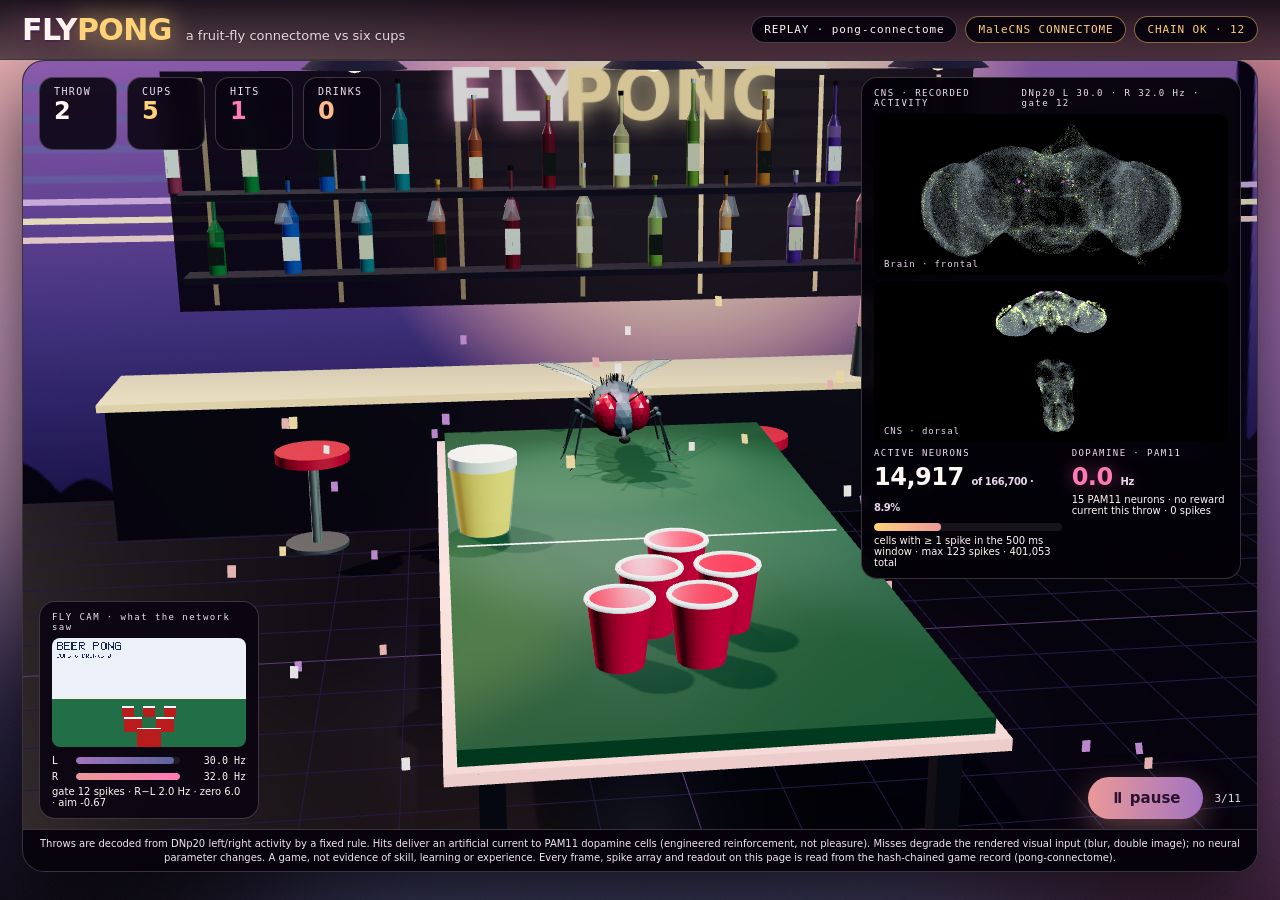
<file: site/index.html>
<!doctype html>
<html lang="en">
<head>
<meta charset="utf-8">
<meta name="viewport" content="width=device-width, initial-scale=1">
<meta name="description" content="A fruit-fly connectome plays beer pong. 166,700 neurons, six cups, one ball. Every throw is decoded from recorded neural activity.">
<meta property="og:title" content="FLYPONG">
<meta property="og:description" content="A fruit-fly connectome plays beer pong. 166,700 neurons, six cups, one ball.">
<meta property="og:url" content="https://flypong.xyz/">
<meta property="og:type" content="website">
<meta property="og:image" content="https://flypong.xyz/og.png">
<meta property="og:image:width" content="1200">
<meta property="og:image:height" content="630">
<meta name="twitter:card" content="summary_large_image">
<meta name="twitter:title" content="FLYPONG">
<meta name="twitter:description" content="A fruit-fly connectome plays beer pong. 166,700 neurons, six cups, one ball.">
<meta name="twitter:image" content="https://flypong.xyz/og.png">
<title>FLYPONG</title>
<link rel="stylesheet" href="static/party/party.css">
</head>
<body>
<div class="bg"><div class="blob b1"></div><div class="blob b2"></div><div class="blob b3"></div><div class="noise"></div></div>
<header class="top compact">
  <div class="brand"><span class="logo">FLY<b>PONG</b></span><span class="sub">a fruit-fly connectome vs six cups</span></div>
  <div class="chips">
    <span class="chip" id="chip-mode">REPLAY</span>
    <span class="chip" id="chip-backend">…</span>
    <span class="chip ok" id="chip-chain">chain …</span>
  </div>
</header>
<main class="party one">
  <div class="stage-card">
    <div id="stage3d">
      <div class="score">
        <div class="stat"><span class="k">THROW</span><span class="v" id="s-throw">—</span></div>
        <div class="stat"><span class="k">CUPS</span><span class="v lime" id="s-cups">6</span></div>
        <div class="stat"><span class="k">HITS</span><span class="v pink" id="s-hits">0</span></div>
        <div class="stat"><span class="k">DRINKS</span><span class="v amber" id="s-drinks">0</span><span class="beers" id="s-beers"></span></div>
      </div>
      <div class="ov brainbox">
        <div class="cns-head"><span class="k">CNS · RECORDED ACTIVITY</span><span class="k" id="cns-rates">L — · R — · gate —</span></div>
        <div class="cns-view"><canvas id="cns-dorsal"></canvas><div class="cap">Brain · frontal</div></div>
        <div class="cns-view"><canvas id="cns-frontal"></canvas><div class="cap">CNS · dorsal</div></div>
        <div class="meterrow">
          <div><div class="k">ACTIVE NEURONS</div><div class="big small" id="m-firing">— <small id="m-pct"></small></div><div class="track"><div class="fill lime" id="m-bar"></div></div><div class="meta" id="m-note"></div></div>
          <div class="dopa"><div class="k">DOPAMINE · PAM11</div><div class="big small pink" id="dopa-hz">— <small>Hz</small></div><div class="meta" id="dopa-note">reward current after a hit</div></div>
        </div>
        <div class="meta" id="brain-title" hidden></div><div class="meta" id="brain-note" hidden></div><div class="meta" id="brain-stats" hidden></div>
      </div>
      <div class="ov cambox">
        <div class="k">FLY CAM · what the network saw</div>
        <canvas id="flycam" width="320" height="180"></canvas>
        <div class="bars mini">
          <div class="bar"><span>L</span><div class="track"><div class="fill l" id="bar-l"></div></div><em id="hz-l">—</em></div>
          <div class="bar"><span>R</span><div class="track"><div class="fill r" id="bar-r"></div></div><em id="hz-r">—</em></div>
        </div>
        <div class="meta" id="readout-note">gate — · aim —</div>
      </div>
      <div class="ov onebtn"><button class="pill primary" id="play">▶ play</button><span class="progress" id="progress"></span></div>
      <div class="state" id="state" hidden></div>
      <div class="bubble" id="bubble"></div>
      <div class="flash" id="flash"></div>
      <div class="banner" id="banner"></div>
      <div class="ov foot" id="disclosure">…</div>
    </div>
  </div>
  <ul id="feed" hidden></ul><button id="step" hidden></button><button id="end" hidden></button>
</main>
<script src="static/vendor/three.min.js"></script>
<script src="static/flylib.js"></script>
<script src="static/party/party.js"></script>
</body>
</html>
</file>
<file: site/static/party/party.css>
:root {
  /* Vice-city sunset palette: #EB9998 #5D649C #6F70A2 #7E3A63 #A373C0 */
  --coral: #eb9998; --indigo: #5d649c; --slate: #6f70a2; --plum: #7e3a63; --lav: #a373c0;
  --ink: #fff7f4; --muted: #e8d6ea; --lime: #ffd27a; --pink: #ff7ab6; --cyan: #a373c0; --amber: #ffb98a;
  --glass: rgba(14, 8, 22, 0.86); --glass-2: rgba(255, 255, 255, 0.08); --line: rgba(255, 220, 230, 0.22);
  --font: "Inter", "SF Pro Display", ui-sans-serif, system-ui, -apple-system, "Segoe UI", Roboto, sans-serif;
  --mono: ui-monospace, "SF Mono", Menlo, monospace;
}
* { box-sizing: border-box; }
html, body { margin: 0; min-height: 100%; }
body { background: #0c0716; color: var(--ink); font-family: var(--font); font-size: 14px; overflow-x: hidden; }
.bg { position: fixed; inset: 0; z-index: -1; overflow: hidden; background: linear-gradient(180deg, #d9878a 0%, #a86a90 16%, #6f4f96 36%, #3f3572 56%, #1f1a3e 78%, #0c0716 100%); }
.blob { position: absolute; width: 60vw; height: 60vw; border-radius: 50%; filter: blur(90px); opacity: 0.45; mix-blend-mode: screen; animation: drift 22s ease-in-out infinite alternate; }
.b1 { background: #ffb08c; left: -20vw; top: -12vw; opacity: 0.55; }
.b2 { background: #7e3a63; right: -25vw; top: 14vw; animation-delay: -7s; opacity: 0.6; }
.b3 { background: #5d649c; left: 20vw; bottom: -35vw; animation-delay: -14s; opacity: 0.5; }
@keyframes drift { from { transform: translate(0, 0) scale(1); } to { transform: translate(8vw, 6vw) scale(1.15); } }
.noise { position: absolute; inset: 0; background-image: url("data:image/svg+xml;utf8,<svg xmlns='http://www.w3.org/2000/svg' width='120' height='120'><filter id='n'><feTurbulence type='fractalNoise' baseFrequency='0.9' numOctaves='2' stitchTiles='stitch'/></filter><rect width='120' height='120' filter='url(%23n)' opacity='0.08'/></svg>"); }
.top { display: flex; align-items: center; justify-content: space-between; padding: 18px 28px; gap: 16px; flex-wrap: wrap; background: linear-gradient(180deg, rgba(8, 4, 16, 0.9), rgba(8, 4, 16, 0.6)); backdrop-filter: blur(6px); border-bottom: 1px solid rgba(255, 244, 241, 0.15); }
.brand { display: flex; align-items: baseline; gap: 14px; }
.logo { font-weight: 900; font-size: 30px; letter-spacing: -0.02em; color: #fff4f1; text-shadow: 0 2px 0 rgba(58, 30, 78, 0.6), 0 0 24px rgba(126, 58, 99, 0.9); }
.logo b { color: #ffd27a; text-shadow: 0 0 24px rgba(255, 210, 122, 0.8); }
.sub { color: #fff4f1; opacity: 0.85; font-size: 13px; text-shadow: 0 1px 2px rgba(58, 30, 78, 0.6); }
.chips { display: flex; gap: 8px; flex-wrap: wrap; }
.chip { font-family: var(--mono); font-size: 11px; letter-spacing: 0.08em; padding: 6px 12px; border-radius: 999px; background: rgba(6, 3, 12, 0.85); border: 1px solid rgba(255, 244, 241, 0.25); color: #fff4f1; backdrop-filter: blur(8px); }
.chip.ok { color: #ffd27a; border-color: rgba(255, 210, 122, 0.5); }
.chip.warn { color: var(--amber); border-color: rgba(255, 184, 79, 0.4); }
.party { display: grid; grid-template-columns: minmax(0, 1.6fr) minmax(320px, 0.95fr); gap: 18px; padding: 0 28px 28px; max-width: 1500px; margin: 0 auto; align-items: start; }
.left { display: grid; gap: 14px; }
.under { display: grid; grid-template-columns: minmax(0, 1fr) minmax(0, 1fr); gap: 14px; }
@media (max-width: 980px) { .under { grid-template-columns: 1fr; } }
@media (max-width: 980px) { .party { grid-template-columns: 1fr; } }
.stage-card { background: #05030a; border: 1px solid var(--line); border-radius: 22px; overflow: hidden; box-shadow: 0 30px 80px rgba(0, 0, 0, 0.7), inset 0 1px 0 rgba(255, 255, 255, 0.1); }
#stage3d { position: relative; width: 100%; aspect-ratio: 16 / 9; background: #0a0614; }
#stage3d canvas { display: block; width: 100% !important; height: 100% !important; }
.score { position: absolute; left: 16px; top: 16px; display: flex; gap: 10px; }
.stat { background: rgba(10, 5, 18, 0.9); border: 1px solid var(--line); border-radius: 14px; padding: 8px 14px; min-width: 78px; backdrop-filter: blur(10px); }
.stat .k { display: block; font-family: var(--mono); font-size: 10px; letter-spacing: 0.14em; color: #f0dff0; }
.stat .v { font-size: 24px; font-weight: 800; letter-spacing: -0.02em; }
.lime { color: var(--lime); } .pink { color: var(--pink); } .amber { color: var(--amber); } .cyan { color: var(--cyan); }
.beers { display: block; font-size: 12px; letter-spacing: 2px; min-height: 16px; }
.state { position: absolute; right: 16px; top: 16px; font-family: var(--mono); font-size: 11px; letter-spacing: 0.12em; color: var(--muted); background: rgba(10, 5, 18, 0.9); border: 1px solid var(--line); border-radius: 999px; padding: 6px 12px; }
.bubble { position: absolute; transform: translate(-50%, -100%); background: #fff4f1; color: #3a1a3e; padding: 6px 12px; border-radius: 14px; font-weight: 800; white-space: nowrap; display: none; box-shadow: 0 8px 24px rgba(0, 0, 0, 0.4); }
.bubble:after { content: ""; position: absolute; left: 50%; bottom: -7px; margin-left: -7px; border: 7px solid transparent; border-top-color: #fff4f1; border-bottom: 0; }
.flash { position: absolute; inset: 0; pointer-events: none; opacity: 0; background: radial-gradient(60% 60% at 50% 50%, rgba(255, 122, 182, 0.55), transparent 70%); transition: opacity .15s; }
.flash.on { opacity: 1; }
.banner { position: absolute; left: 50%; bottom: 18px; transform: translateX(-50%) scale(0.9); padding: 12px 22px; border-radius: 999px; font-weight: 900; font-size: 20px; letter-spacing: -0.01em; background: rgba(6, 3, 12, 0.95); border: 1px solid var(--line); backdrop-filter: blur(10px); opacity: 0; transition: opacity .2s, transform .2s; white-space: nowrap; max-width: 92%; overflow: hidden; text-overflow: ellipsis; }
.banner.on { opacity: 1; transform: translateX(-50%) scale(1); }
.controls { display: flex; align-items: center; gap: 10px; padding: 14px 16px; border-top: 1px solid var(--line); flex-wrap: wrap; }
.pill { font-family: var(--font); font-weight: 700; font-size: 13px; color: var(--ink); background: var(--glass-2); border: 1px solid var(--line); border-radius: 999px; padding: 9px 16px; cursor: pointer; transition: transform .1s, background .2s; }
.pill:hover { background: rgba(255, 255, 255, 0.12); transform: translateY(-1px); }
.pill.primary { background: linear-gradient(90deg, #eb9998, #a373c0); border: 0; color: #2a1230; box-shadow: 0 10px 30px rgba(235, 153, 152, 0.4); }
.pill.sm { padding: 6px 10px; font-size: 12px; }
.pill.sm.on { background: rgba(255, 210, 122, 0.18); border-color: rgba(255, 210, 122, 0.5); color: var(--lime); }
.speed { display: flex; align-items: center; gap: 6px; margin-left: 6px; color: var(--muted); font-size: 12px; }
.progress { margin-left: auto; font-family: var(--mono); font-size: 11px; color: var(--muted); }
.side { display: grid; gap: 14px; align-content: start; }
.card { background: var(--glass); border: 1px solid var(--line); border-radius: 18px; padding: 16px 18px; backdrop-filter: blur(14px); box-shadow: inset 0 1px 0 rgba(255, 255, 255, 0.06); position: relative; overflow: hidden; }
.card .k { font-family: var(--mono); font-size: 10px; letter-spacing: 0.16em; color: var(--muted); margin-bottom: 8px; }
.card .big { font-size: 44px; font-weight: 900; letter-spacing: -0.03em; line-height: 1; }
.card .big small { font-size: 16px; color: var(--muted); font-weight: 600; }
.card .big.small { font-size: 30px; }
.card .meta { font-size: 12px; color: #efe0ee; margin-top: 8px; line-height: 1.4; }
.card.dopa { border-color: rgba(255, 122, 182, 0.45); }
.card.dopa .big { color: var(--pink); text-shadow: 0 0 22px rgba(255, 122, 182, 0.5); }
.card.dopa.hot { animation: pulse 1.2s ease-in-out infinite; }
@keyframes pulse { 0%, 100% { box-shadow: 0 0 0 0 rgba(255, 79, 216, 0.0); } 50% { box-shadow: 0 0 0 10px rgba(255, 79, 216, 0.18); } }
.ring { position: absolute; right: -30px; top: -30px; width: 130px; height: 130px; border-radius: 50%; border: 12px solid rgba(255, 79, 216, 0.15); border-top-color: var(--pink); opacity: 0.6; transition: transform .6s; }
.bars { display: grid; gap: 8px; }
.bar { display: grid; grid-template-columns: 18px 1fr 70px; align-items: center; gap: 10px; font-family: var(--mono); font-size: 12px; }
.bar em { font-style: normal; color: var(--ink); text-align: right; }
.track { height: 10px; border-radius: 999px; background: rgba(255, 255, 255, 0.08); overflow: hidden; }
.fill { height: 100%; width: 0; border-radius: 999px; transition: width .35s; }
.fill.l { background: linear-gradient(90deg, #a373c0, #5d649c); } .fill.r { background: linear-gradient(90deg, #eb9998, #ff7ab6); }
.card.cam canvas { display: block; width: 100%; border-radius: 10px; image-rendering: pixelated; background: #000; }
.card.cns { background: rgba(0, 0, 0, 0.72); padding: 12px 14px 10px; }
.cns-head { display: flex; justify-content: space-between; gap: 8px; align-items: baseline; }
.cns-head .k { margin-bottom: 6px; }
.cns-view { position: relative; margin-bottom: 8px; }
.cns-view canvas { display: block; width: 100%; aspect-ratio: 2 / 1; background: #000; border-radius: 10px; }
.cns-view .cap { position: absolute; left: 10px; bottom: 8px; font-family: var(--mono); font-size: 10px; letter-spacing: 0.1em; color: var(--muted); }
.card.meter .big { color: var(--lime); text-shadow: 0 0 22px rgba(200, 255, 90, 0.4); }
.track.tall { height: 14px; margin-top: 10px; }
.fill.lime { background: linear-gradient(90deg, #ffd27a, #eb9998); }
.feedlist { list-style: none; margin: 0; padding: 0; display: grid; gap: 6px; max-height: 160px; overflow: auto; }
.feedlist li { font-size: 12px; padding: 7px 10px; border-radius: 10px; background: rgba(255, 255, 255, 0.05); border: 1px solid var(--line); }
.feedlist li.hit { border-color: rgba(200, 255, 90, 0.45); } .feedlist li.miss { border-color: rgba(255, 184, 79, 0.4); } .feedlist li.dopa { border-color: rgba(255, 79, 216, 0.5); }
.feed ul { list-style: none; margin: 0; padding: 0; display: grid; gap: 6px; max-height: 190px; overflow: auto; }
.feed li { font-size: 13px; padding: 8px 10px; border-radius: 10px; background: rgba(255, 255, 255, 0.05); border: 1px solid var(--line); }
.feed li.hit { border-color: rgba(200, 255, 90, 0.45); } .feed li.miss { border-color: rgba(255, 184, 79, 0.4); } .feed li.dopa { border-color: rgba(255, 79, 216, 0.5); }
.disclosure { max-width: 1500px; margin: 0 auto; padding: 8px 28px 28px; color: var(--muted); font-size: 12px; line-height: 1.5; }

/* ---- single-screen layout ---- */
.top.compact { padding: 12px 22px; }
.party.one { display: block; padding: 0 22px 16px; max-width: none; }
.party.one .stage-card { height: calc(100vh - 88px); min-height: 520px; }
.party.one #stage3d { aspect-ratio: auto; height: 100%; }
.ov { position: absolute; background: rgba(10, 5, 18, 0.9); border: 1px solid var(--line); border-radius: 16px; backdrop-filter: blur(10px); padding: 10px 12px; }
.ov .k { font-family: var(--mono); font-size: 9px; letter-spacing: 0.16em; color: #f0dff0; margin-bottom: 6px; }
.brainbox { right: 16px; top: 16px; width: min(34%, 380px); background: rgba(4, 2, 8, 0.94); }
.brainbox .cns-view { margin-bottom: 6px; }
.brainbox .cns-view canvas { aspect-ratio: 2.2 / 1; border-radius: 10px; }
.brainbox .cns-view .cap { font-size: 9px; bottom: 6px; }
.meterrow { display: grid; grid-template-columns: 1.2fr 1fr; gap: 10px; margin-top: 4px; }
.meterrow .big.small { font-size: 24px; font-weight: 900; letter-spacing: -0.02em; line-height: 1.1; }
.meterrow .big small { font-size: 10px; color: var(--muted); }
.meterrow .track { height: 8px; margin-top: 6px; }
.meterrow .meta { font-size: 10px; margin-top: 4px; }
.meterrow .dopa .big { color: var(--pink); text-shadow: 0 0 18px rgba(255, 122, 182, 0.5); }
.meterrow .dopa.hot .big { animation: glow 1s ease-in-out infinite; }
@keyframes glow { 0%, 100% { text-shadow: 0 0 10px rgba(255, 122, 182, 0.4); } 50% { text-shadow: 0 0 30px rgba(255, 122, 182, 1); } }
.cambox { left: 16px; bottom: 52px; width: 220px; }
.cambox canvas { display: block; width: 100%; border-radius: 8px; image-rendering: pixelated; background: #000; }
.bars.mini { margin-top: 8px; gap: 5px; }
.bars.mini .bar { grid-template-columns: 14px 1fr 56px; font-size: 10px; }
.bars.mini .track { height: 7px; }
.cambox .meta { font-size: 10px; margin-top: 4px; }
.onebtn { right: 16px; bottom: 52px; display: flex; align-items: center; gap: 12px; background: transparent; border: 0; padding: 0; backdrop-filter: none; }
.onebtn .pill.primary { font-size: 15px; padding: 12px 22px; }
.party.one .banner { bottom: 86px; }
.foot { left: 0; right: 0; bottom: 0; border-radius: 0; border-left: 0; border-right: 0; border-bottom: 0; font-size: 10px; color: #f3e6f2; line-height: 1.35; padding: 7px 16px; background: rgba(6, 3, 12, 0.94); text-align: center; }
@media (max-width: 900px) { .brainbox { width: 44%; } .foot { display: none; } }

/* ---- record mode (?record): edge-to-edge stage, no chrome, no radius ---- */
body.record { overflow: hidden; }
body.record .top { display: none; }
body.record .party.one { padding: 0; }
body.record .party.one .stage-card { height: 100vh; min-height: 0; border-radius: 0; border: 0; box-shadow: none; }
body.record .bg { display: none; }
body.record .onebtn { opacity: 0; transition: opacity .25s; }
body.record #stage3d:hover .onebtn { opacity: 1; }
</file>
